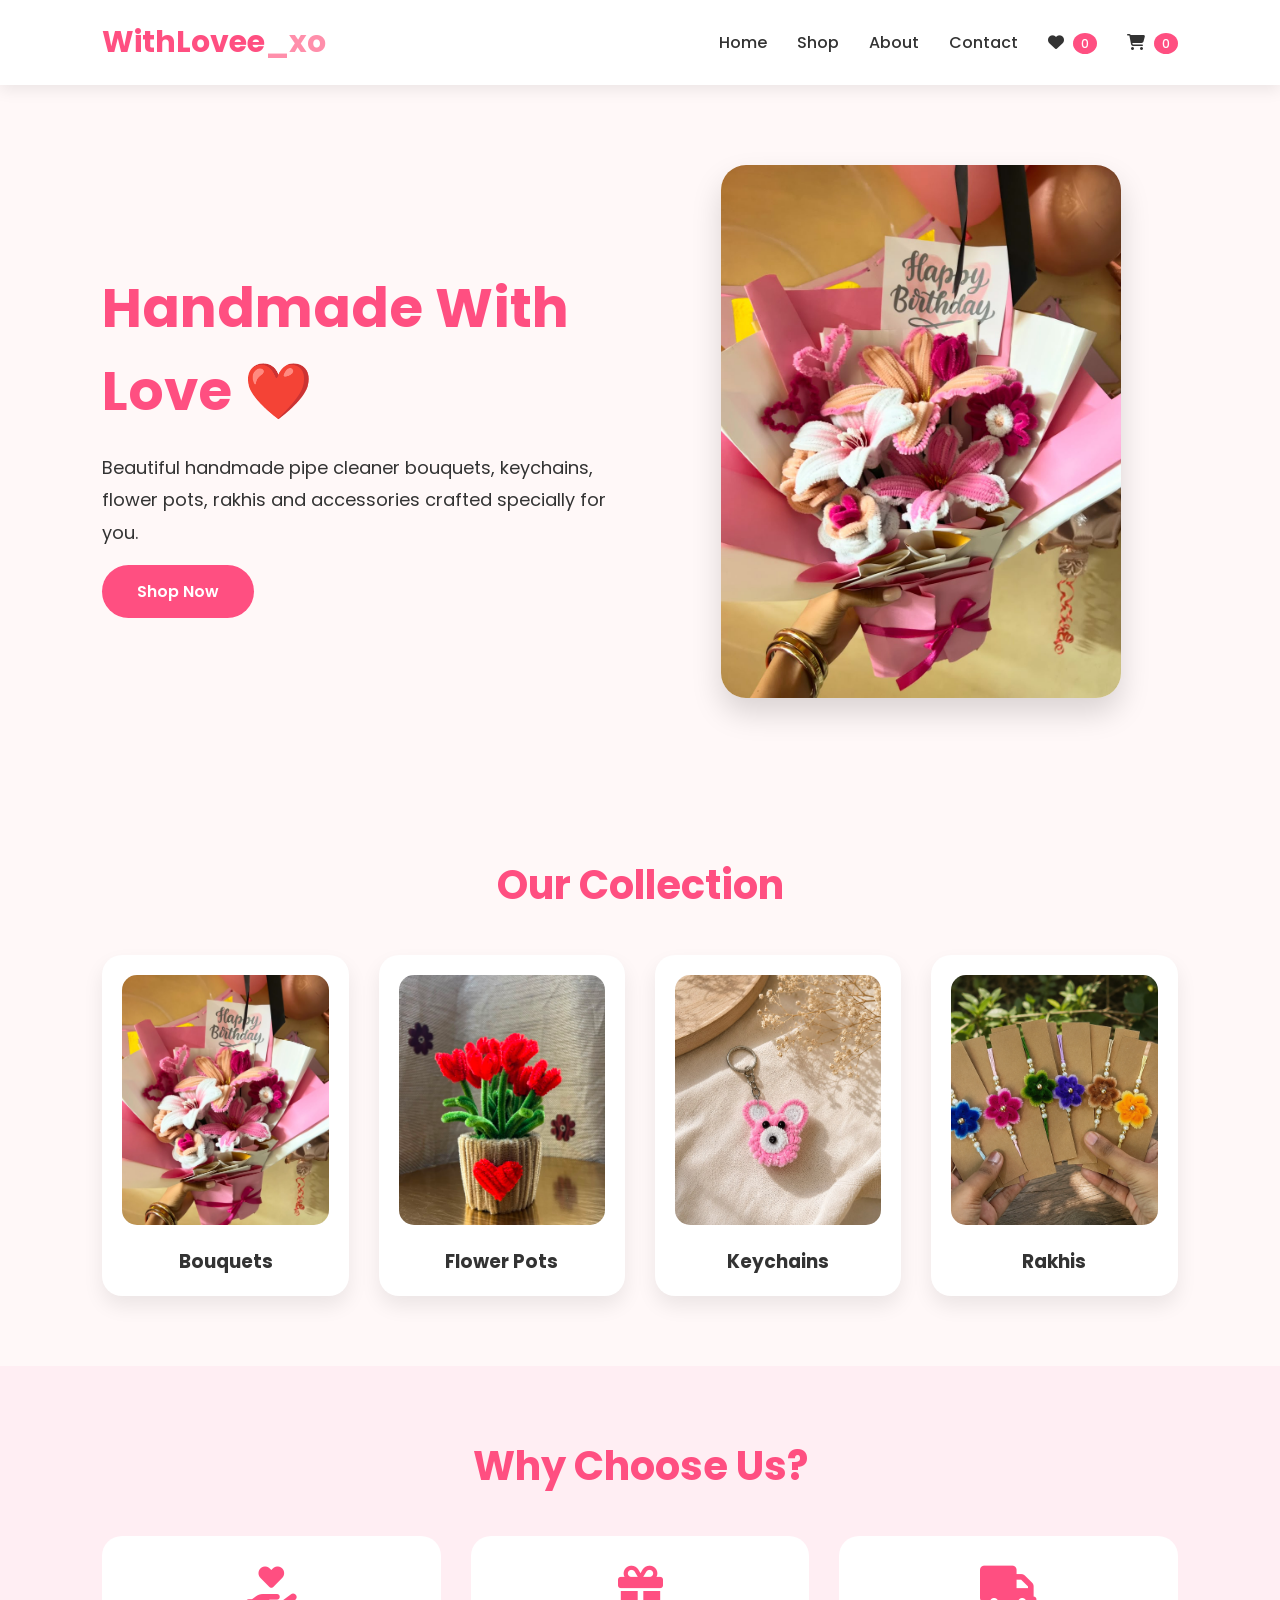
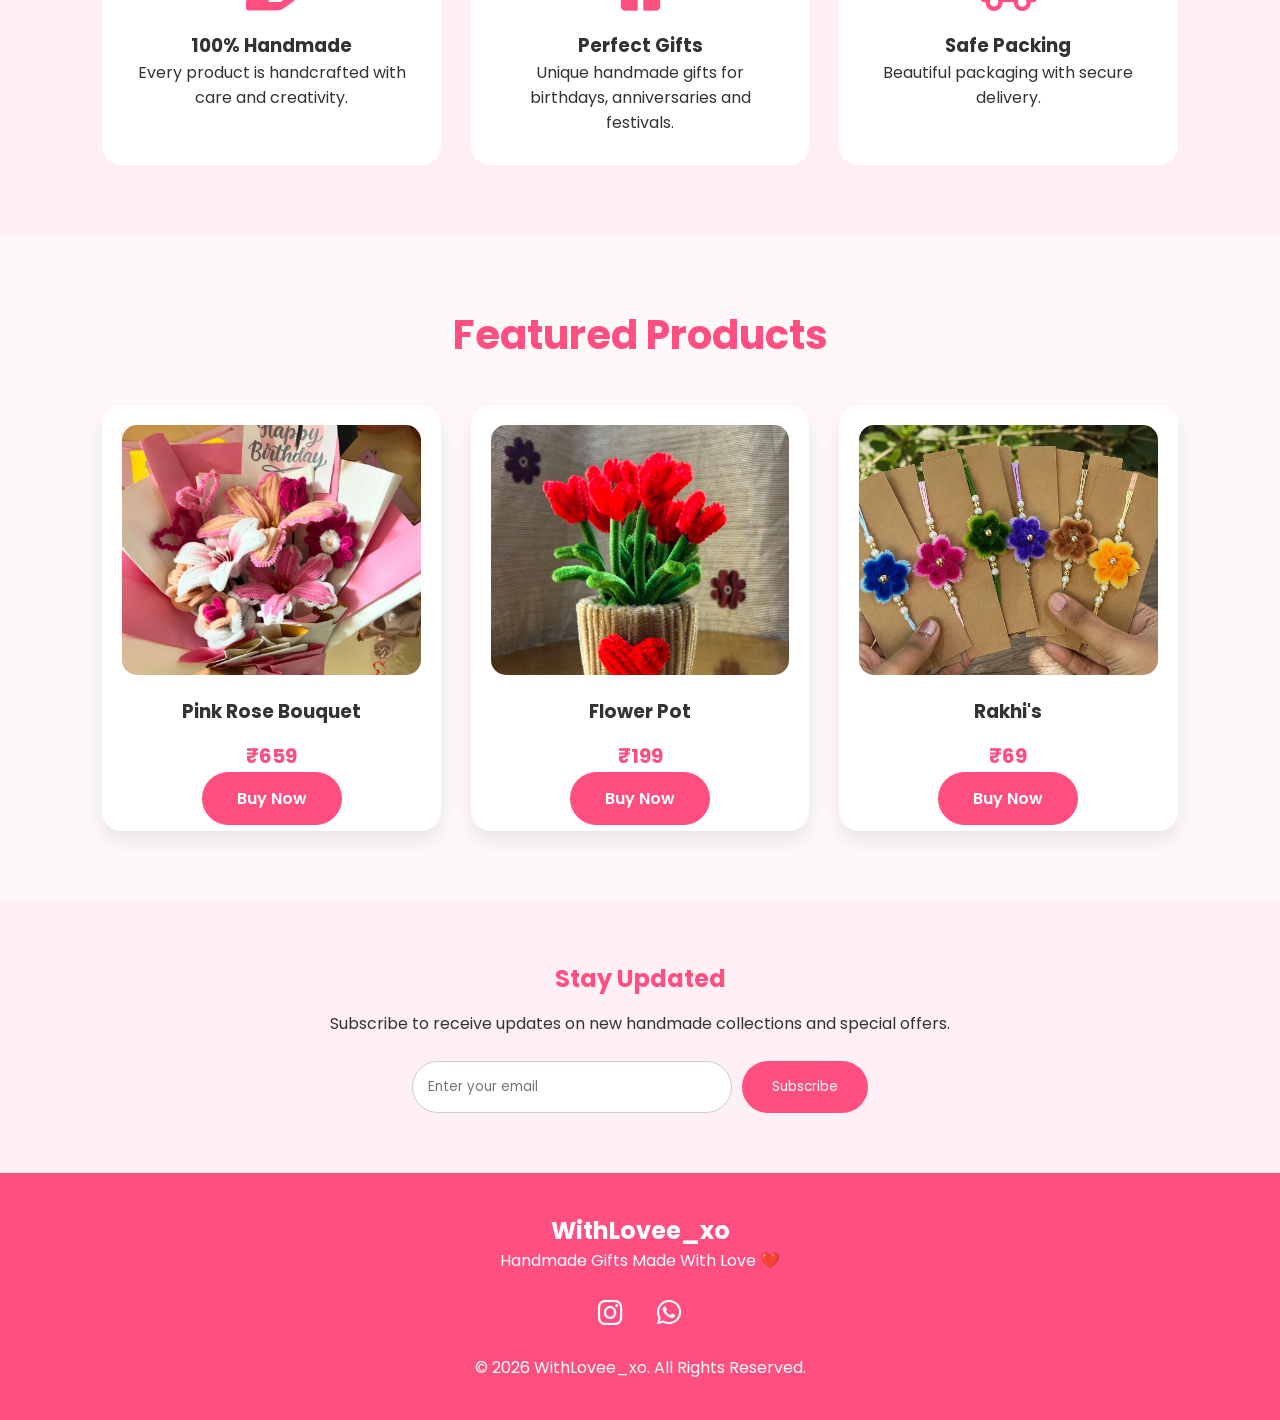
<file: index.html>
<!DOCTYPE html>
<html lang="en">

<head>

<meta charset="UTF-8">

<meta name="viewport" content="width=device-width, initial-scale=1.0">

<title>WithLovee_xo Store</title>

<link rel="stylesheet" href="css/style.css">

<link rel="preconnect" href="https://fonts.googleapis.com">

<link rel="preconnect" href="https://fonts.gstatic.com" crossorigin>

<link href="https://fonts.googleapis.com/css2?family=Poppins:wght@300;400;500;600;700&display=swap" rel="stylesheet">

<link rel="stylesheet"
href="https://cdnjs.cloudflare.com/ajax/libs/font-awesome/6.6.0/css/all.min.css">

</head>

<body>

<div id="loader">

<div class="spinner"></div>

<h2>WithLovee_xo</h2>

</div>

<nav>

<div class="logo">

WithLovee<span>_xo</span>

</div>

<ul>

<li><a href="index.html">Home</a></li>

<li><a href="products.html">Shop</a></li>

<li><a href="about.html">About</a></li>

<li><a href="contact.html">Contact</a></li>

<li>
<a href="favourites.html">
<i class="fa-solid fa-heart"></i>
<span id="fav-count">0</span>
</a>
</li>

<li>
<a href="cart.html">
<i class="fa-solid fa-cart-shopping"></i>
<span id="cart-count">0</span>
</a>
</li>

</ul>

</nav>

<section class="hero">

<div class="hero-text">

<h1>Handmade With Love ❤️</h1>

<p>

Beautiful handmade pipe cleaner bouquets,

keychains, flower pots,

rakhis and accessories crafted specially for you.

</p>

<a href="products.html" class="btn">

Shop Now

</a>

</div>

<div class="hero-image">

<img id="slider" src="images/b1.jpg" alt="Featured Product">

</div>

</section>

<section class="categories">

<h2>Our Collection</h2>

<div class="category-container">

<div class="card">

<img src="images/b1.jpg">

<h3>Bouquets</h3>

</div>

<div class="card">

<img src="images/f1.jpg">

<h3>Flower Pots</h3>

</div>

<div class="card">

<img src="images/k1.jpg">

<h3>Keychains</h3>

</div>

<div class="card">

<img src="images/r1.png">

<h3>Rakhis</h3>

</div>

</div>

</section>

<section class="about">

<h2>Why Choose Us?</h2>

<div class="about-box">

<div>

<i class="fa-solid fa-hand-holding-heart"></i>

<h3>100% Handmade</h3>

<p>Every product is handcrafted with care and creativity.</p>

</div>

<div>

<i class="fa-solid fa-gift"></i>

<h3>Perfect Gifts</h3>

<p>Unique handmade gifts for birthdays, anniversaries and festivals.</p>

</div>

<div>

<i class="fa-solid fa-truck"></i>

<h3>Safe Packing</h3>

<p>Beautiful packaging with secure delivery.</p>

</div>

</div>

</section>

<section class="featured">

<h2>Featured Products</h2>

<div class="featured-grid">

<div class="featured-card">
<img src="images/b1.jpg">
<h3>Pink Rose Bouquet</h3>
<p>₹659</p>
<a href="products.html" class="btn">Buy Now</a>
</div>

<div class="featured-card">
<img src="images/f1.jpg">
<h3>Flower Pot</h3>
<p>₹199</p>
<a href="products.html" class="btn">Buy Now</a>
</div>

<div class="featured-card">
<img src="images/r1.png">
<h3>Rakhi's</h3>
<p>₹69</p>
<a href="products.html" class="btn">Buy Now</a>
</div>

</div>

</section>

<section class="newsletter">

<h2>Stay Updated</h2>

<p>Subscribe to receive updates on new handmade collections and special offers.</p>

<div class="newsletter-box">

<input
type="email"
id="newsletterEmail"
placeholder="Enter your email">

<button onclick="subscribe()">

Subscribe

</button>

</div>

</section>

<footer>

<h2>WithLovee_xo</h2>

<p>Handmade Gifts Made With Love ❤️</p>

<div class="social">

<a href="#"><i class="fab fa-instagram"></i></a>

<a href="#"><i class="fab fa-whatsapp"></i></a>

</div>

<p>© 2026 WithLovee_xo. All Rights Reserved.</p>

</footer>

<script src="js/app.js"></script>

<button id="topBtn" onclick="topFunction()">
↑
</button>

</body>

</html>
</file>
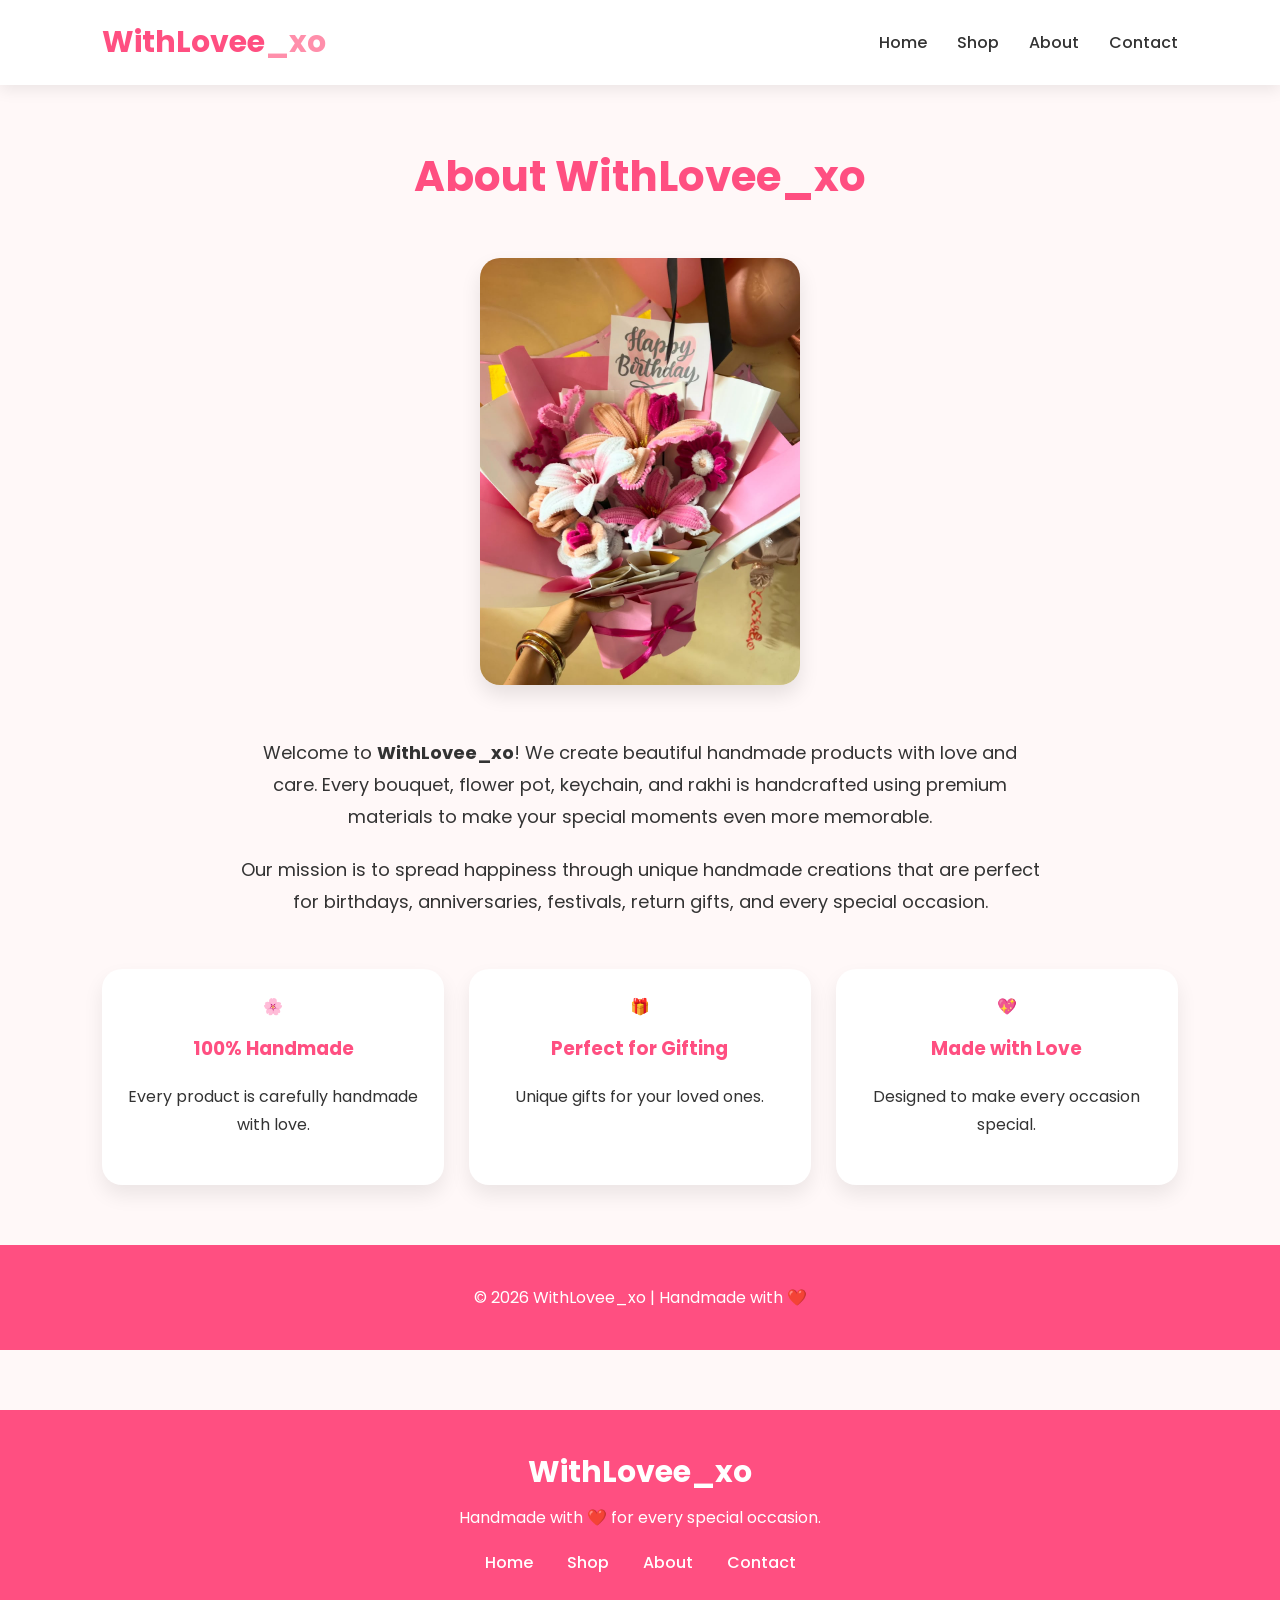
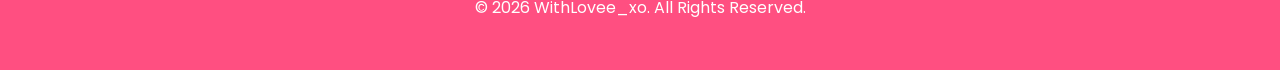
<file: about.html>
<!DOCTYPE html>
<html lang="en">

<head>

<meta charset="UTF-8">
<meta name="viewport" content="width=device-width, initial-scale=1.0">

<title>About | WithLovee_xo</title>

<link rel="stylesheet" href="css/style.css">

<link href="https://fonts.googleapis.com/css2?family=Poppins:wght@300;400;500;600;700&display=swap" rel="stylesheet">

</head>

<body>

<nav>

<div class="logo">
WithLovee<span>_xo</span>
</div>

<ul>

<li><a href="index.html">Home</a></li>
<li><a href="products.html">Shop</a></li>
<li><a href="about.html">About</a></li>
<li><a href="contact.html">Contact</a></li>

</ul>

</nav>

<section class="about-page">

<h1>About WithLovee_xo</h1>

<img src="images/b1.jpg" alt="Handmade Products">

<p>

Welcome to <b>WithLovee_xo</b>! We create beautiful handmade products with love and care. Every bouquet, flower pot, keychain, and rakhi is handcrafted using premium materials to make your special moments even more memorable.

</p>

<p>

Our mission is to spread happiness through unique handmade creations that are perfect for birthdays, anniversaries, festivals, return gifts, and every special occasion.

</p>

<div class="about-features">

<div class="feature-box">
🌸
<h3>100% Handmade</h3>
<p>Every product is carefully handmade with love.</p>
</div>

<div class="feature-box">
🎁
<h3>Perfect for Gifting</h3>
<p>Unique gifts for your loved ones.</p>
</div>

<div class="feature-box">
💖
<h3>Made with Love</h3>
<p>Designed to make every occasion special.</p>
</div>

</div>

</section>

<footer>

<p>© 2026 WithLovee_xo | Handmade with ❤️</p>

</footer>

<footer class="footer">

<h3>WithLovee_xo</h3>

<p>Handmade with ❤️ for every special occasion.</p>

<div class="footer-links">

<a href="index.html">Home</a>

<a href="products.html">Shop</a>

<a href="about.html">About</a>

<a href="contact.html">Contact</a>

</div>

<p>© 2026 WithLovee_xo. All Rights Reserved.</p>

</footer>

</body>

</html>
</file>
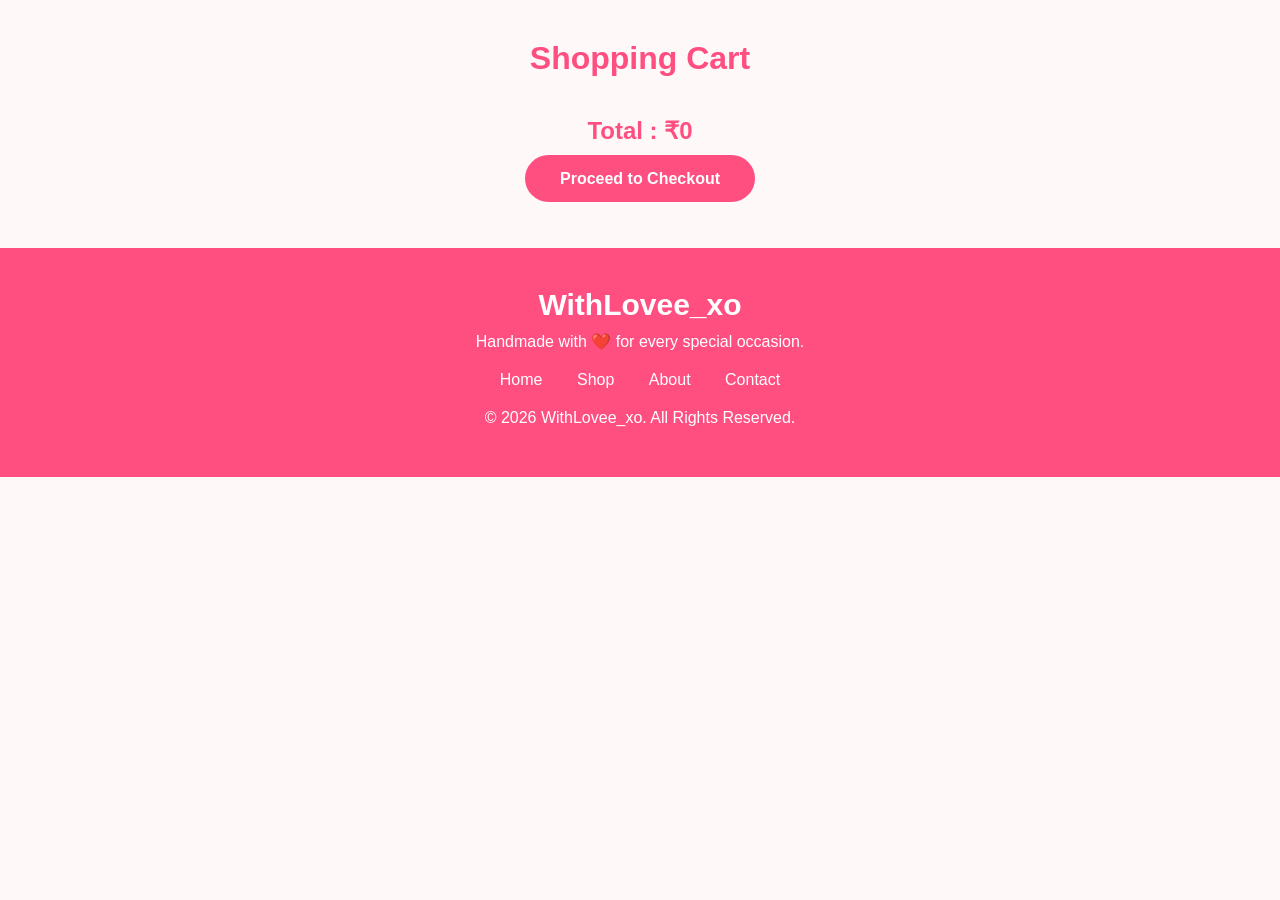
<file: cart.html>
<!DOCTYPE html>

<html>

<head>

<title>Cart</title>

<link rel="stylesheet" href="css/style.css">

</head>

<body>

<h1 class="page-title">Shopping Cart</h1>

<div id="cart-items"></div>

<div class="cart-total">

<h2 id="grandTotal"></h2>

<a href="checkout.html" class="btn">

Proceed to Checkout

</a>

</div>

<script src="js/cart.js"></script>

<footer class="footer">

<h3>WithLovee_xo</h3>

<p>Handmade with ❤️ for every special occasion.</p>

<div class="footer-links">

<a href="index.html">Home</a>

<a href="products.html">Shop</a>

<a href="about.html">About</a>

<a href="contact.html">Contact</a>

</div>

<p>© 2026 WithLovee_xo. All Rights Reserved.</p>

</footer>

</body>

</html>
</file>
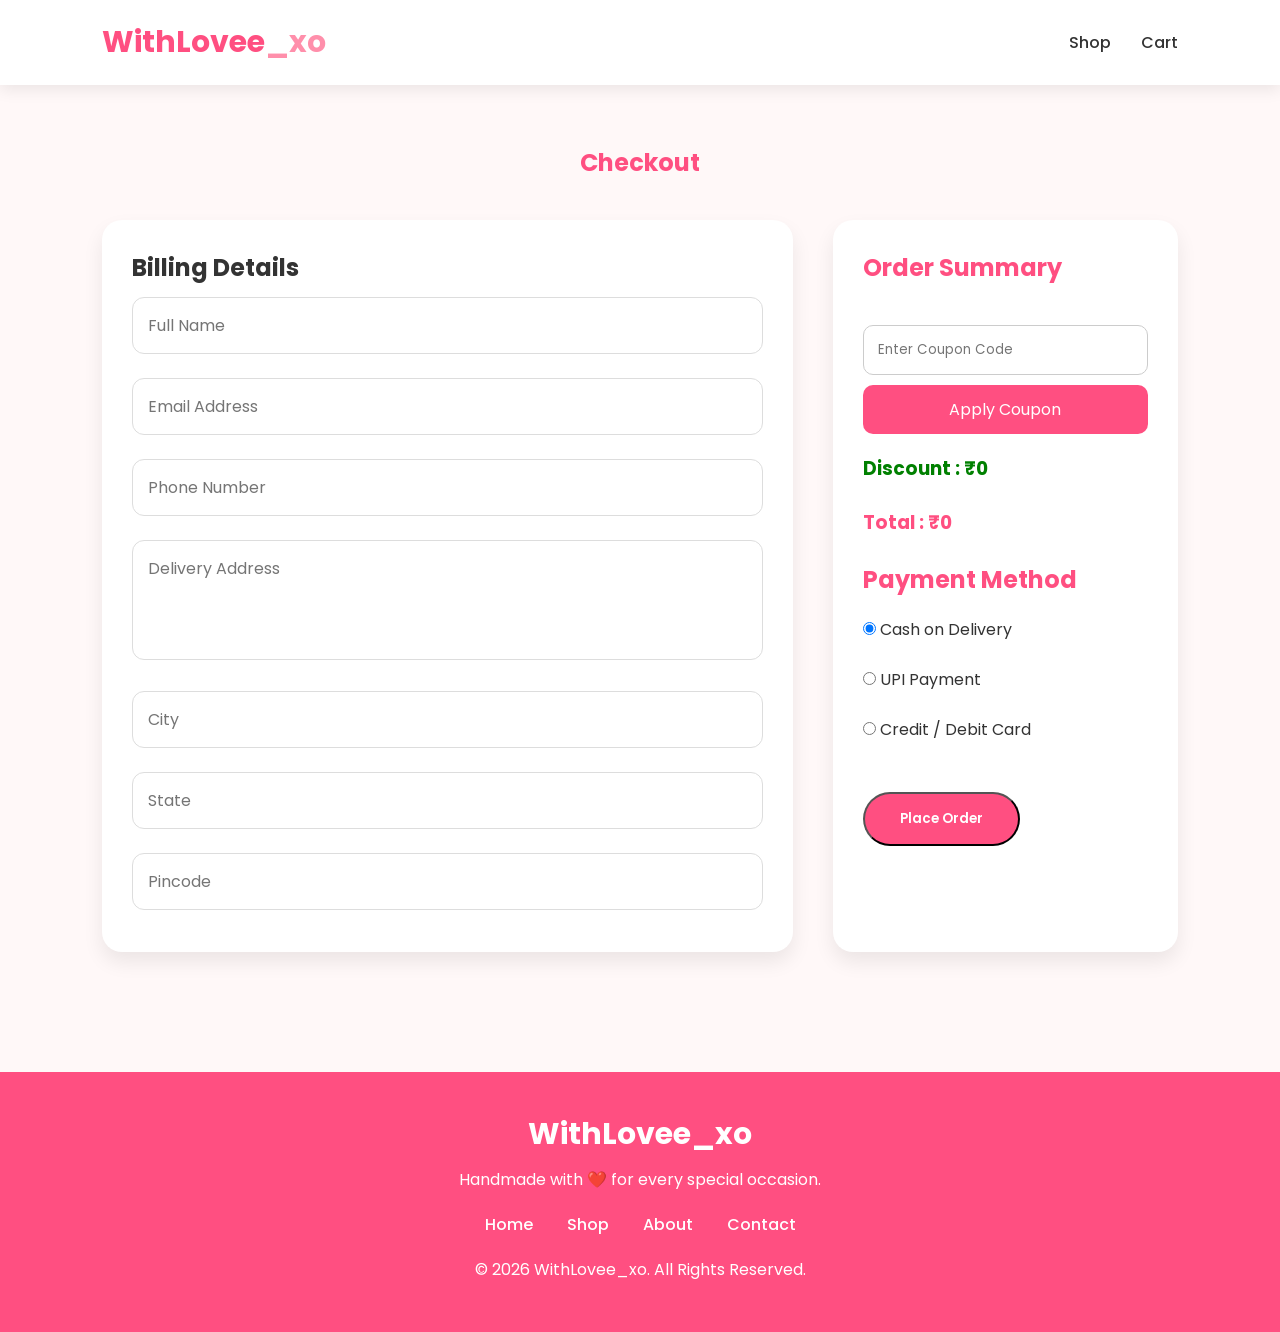
<file: checkout.html>
<!DOCTYPE html>
<html lang="en">
<head>
<meta charset="UTF-8">
<meta name="viewport" content="width=device-width, initial-scale=1.0">
<title>Checkout | WithLovee_xo</title>

<link rel="stylesheet" href="css/style.css">

<link href="https://fonts.googleapis.com/css2?family=Poppins:wght@300;400;500;600;700&display=swap" rel="stylesheet">

<link rel="stylesheet" href="https://cdnjs.cloudflare.com/ajax/libs/font-awesome/6.6.0/css/all.min.css">

</head>

<body>

<nav>

<div class="logo">
WithLovee<span>_xo</span>
</div>

<ul>
<li><a href="products.html">Shop</a></li>
<li><a href="cart.html">Cart</a></li>
</ul>

</nav>

<section class="checkout">

<h1>Checkout</h1>

<div class="checkout-container">

<div class="billing">

<h2>Billing Details</h2>

<input type="text" placeholder="Full Name">

<input type="email" placeholder="Email Address">

<input type="text" placeholder="Phone Number">

<textarea placeholder="Delivery Address"></textarea>

<input type="text" placeholder="City">

<input type="text" placeholder="State">

<input type="text" placeholder="Pincode">

</div>

<div class="order-summary">

<h2>Order Summary</h2>

<div id="summary"></div>

<input
type="text"
id="coupon"
placeholder="Enter Coupon Code">

<button
class="apply-btn"
onclick="applyCoupon()">

Apply Coupon

</button>

<h3 id="discount">Discount : ₹0</h3>

<h3 id="grandTotal">Total : ₹0</h3>

<h2>Payment Method</h2>

<label>
<input type="radio" name="payment" value="cod" checked onclick="changePayment()">
Cash on Delivery
</label>

<br><br>

<label>
<input type="radio" name="payment" value="upi" onclick="changePayment()">
UPI Payment
</label>

<br><br>

<label>
<input type="radio" name="payment" value="card" onclick="changePayment()">
Credit / Debit Card
</label>

<div id="paymentBox"></div>

<br>

<button class="btn" onclick="placeOrder()">
Place Order
</button>

</div>

</div>

</section>

<script src="js/cart.js"></script>

<footer class="footer">

<h3>WithLovee_xo</h3>

<p>Handmade with ❤️ for every special occasion.</p>

<div class="footer-links">

<a href="index.html">Home</a>

<a href="products.html">Shop</a>

<a href="about.html">About</a>

<a href="contact.html">Contact</a>

</div>

<p>© 2026 WithLovee_xo. All Rights Reserved.</p>

</footer>

</body>
</html>
</file>
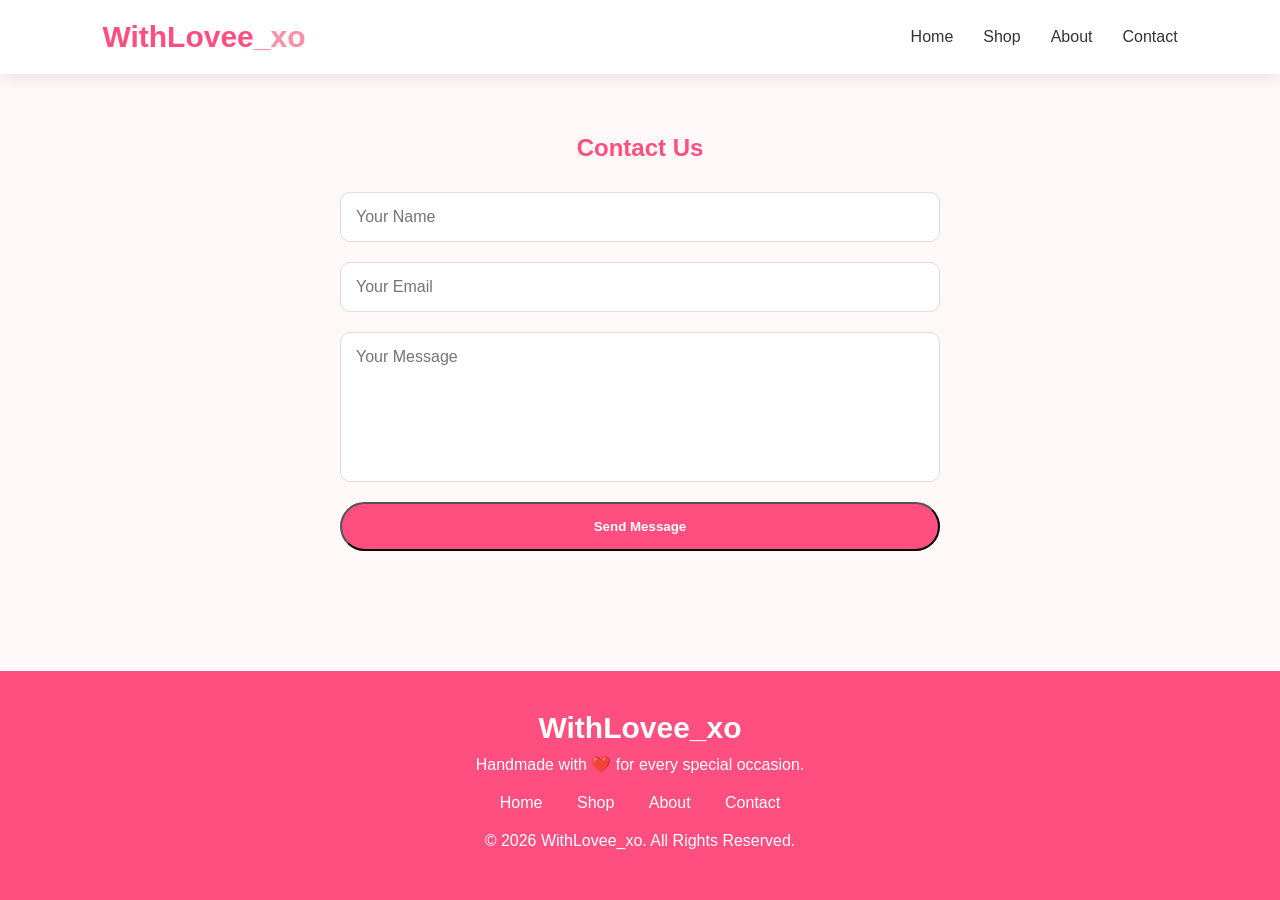
<file: contact.html>
<!DOCTYPE html>
<html lang="en">
<head>

<meta charset="UTF-8">
<meta name="viewport" content="width=device-width, initial-scale=1.0">

<title>Contact | WithLovee_xo</title>

<link rel="stylesheet" href="css/style.css">

</head>

<body>

<nav>

<div class="logo">
WithLovee<span>_xo</span>
</div>

<ul>
<li><a href="index.html">Home</a></li>
<li><a href="products.html">Shop</a></li>
<li><a href="about.html">About</a></li>
<li><a href="contact.html">Contact</a></li>
</ul>

</nav>

<section class="contact">

<h1>Contact Us</h1>

<form onsubmit="return validateForm()">

<input type="text" id="name" placeholder="Your Name">

<input type="email" id="email" placeholder="Your Email">

<textarea id="message" placeholder="Your Message"></textarea>

<button class="btn" type="submit">Send Message</button>

</form>

</section>

<script>

function validateForm(){

let name=document.getElementById("name").value.trim();
let email=document.getElementById("email").value.trim();
let message=document.getElementById("message").value.trim();

if(name==="" || email==="" || message===""){

alert("Please fill all fields.");
return false;

}

alert("Message sent successfully!");
return false;

}

</script>

<footer class="footer">

<h3>WithLovee_xo</h3>

<p>Handmade with ❤️ for every special occasion.</p>

<div class="footer-links">

<a href="index.html">Home</a>

<a href="products.html">Shop</a>

<a href="about.html">About</a>

<a href="contact.html">Contact</a>

</div>

<p>© 2026 WithLovee_xo. All Rights Reserved.</p>

</footer>

</body>
</html>
</file>
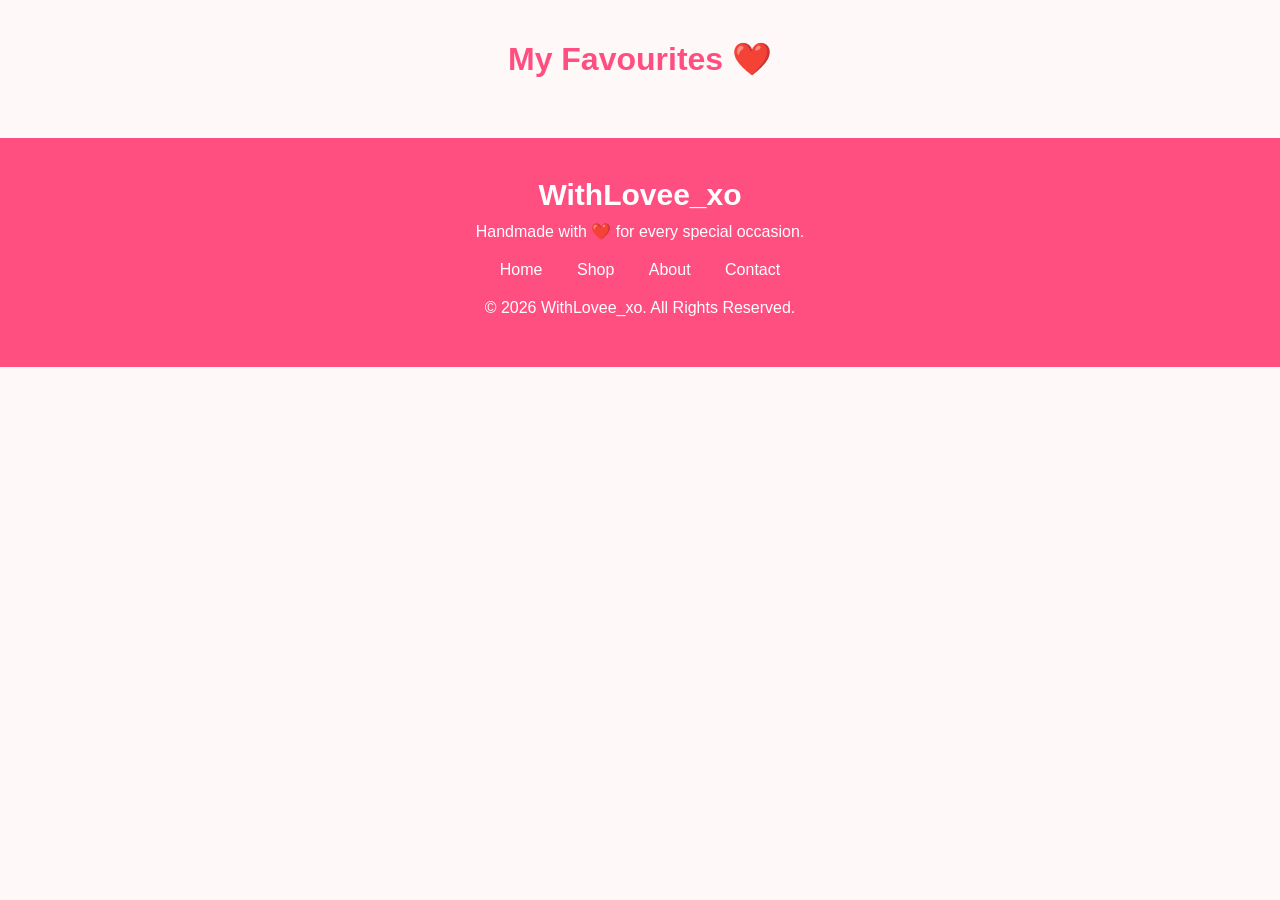
<file: favourites.html>
<!DOCTYPE html>

<html>

<head>

<title>Favourites</title>

<link rel="stylesheet" href="css/style.css">

</head>

<body>

<h1 class="page-title">

My Favourites ❤️

</h1>

<div id="fav-container"></div>

<script src="js/favourite.js"></script>

<footer class="footer">

<h3>WithLovee_xo</h3>

<p>Handmade with ❤️ for every special occasion.</p>

<div class="footer-links">

<a href="index.html">Home</a>

<a href="products.html">Shop</a>

<a href="about.html">About</a>

<a href="contact.html">Contact</a>

</div>

<p>© 2026 WithLovee_xo. All Rights Reserved.</p>

</footer>

</body>

</html>
</file>
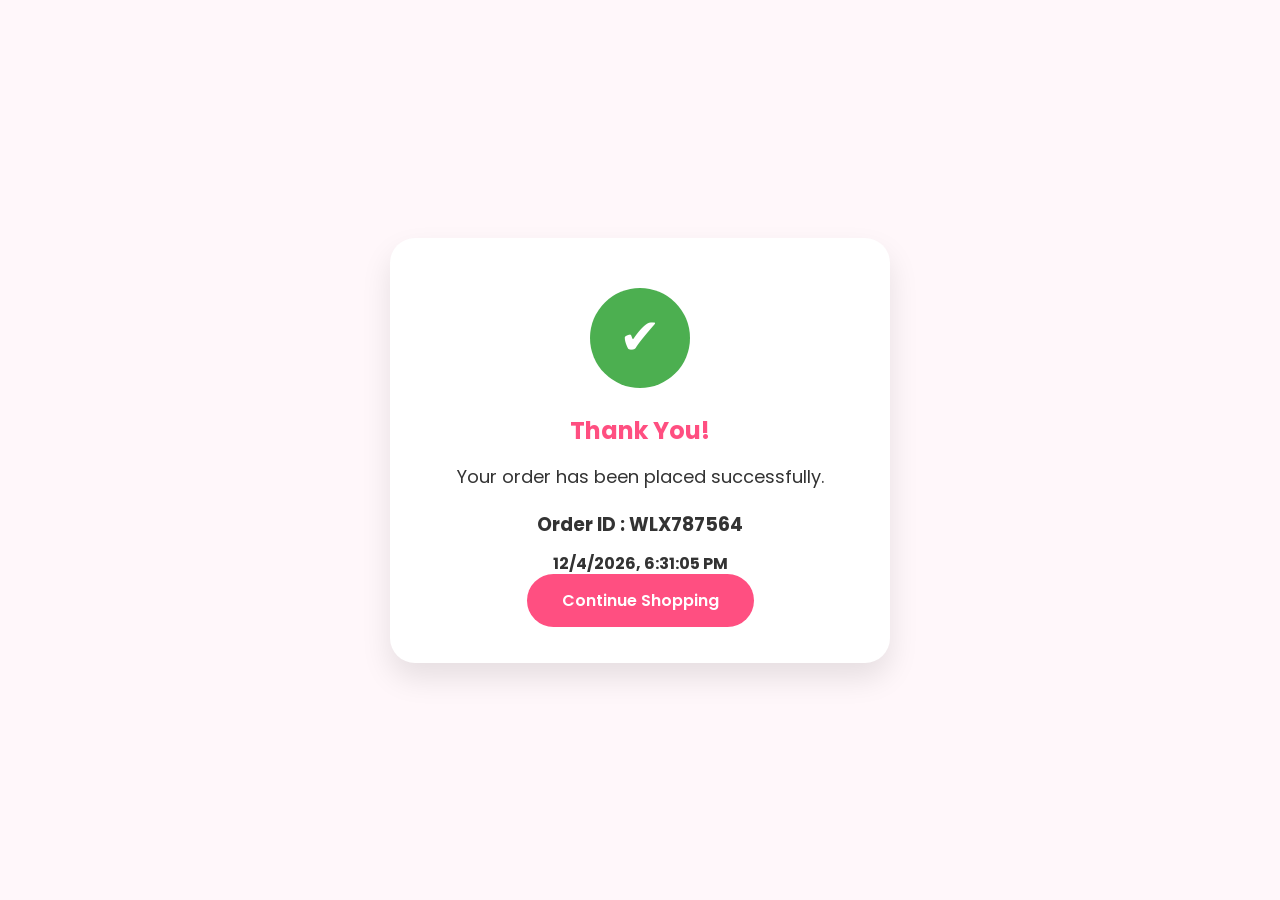
<file: order-success.html>
<!DOCTYPE html>
<html lang="en">

<head>

<meta charset="UTF-8">
<meta name="viewport" content="width=device-width, initial-scale=1.0">

<title>Order Successful | WithLovee_xo</title>

<link rel="stylesheet" href="css/style.css">

<link href="https://fonts.googleapis.com/css2?family=Poppins:wght@300;400;500;600;700&display=swap" rel="stylesheet">

</head>

<body>

<section class="success-page">

<div class="success-box">

<div class="tick">✔</div>

<h1>Thank You!</h1>

<p>Your order has been placed successfully.</p>

<h3 id="orderId"></h3>

<h4 id="orderDate"></h4>

<a href="products.html" class="btn">
Continue Shopping
</a>

</div>

</section>

<script>

let id="WLX"+Math.floor(Math.random()*1000000);

document.getElementById("orderId").innerHTML="Order ID : "+id;

let today=new Date();

document.getElementById("orderDate").innerHTML=
today.toLocaleString();

</script>

</body>

</html>
</file>
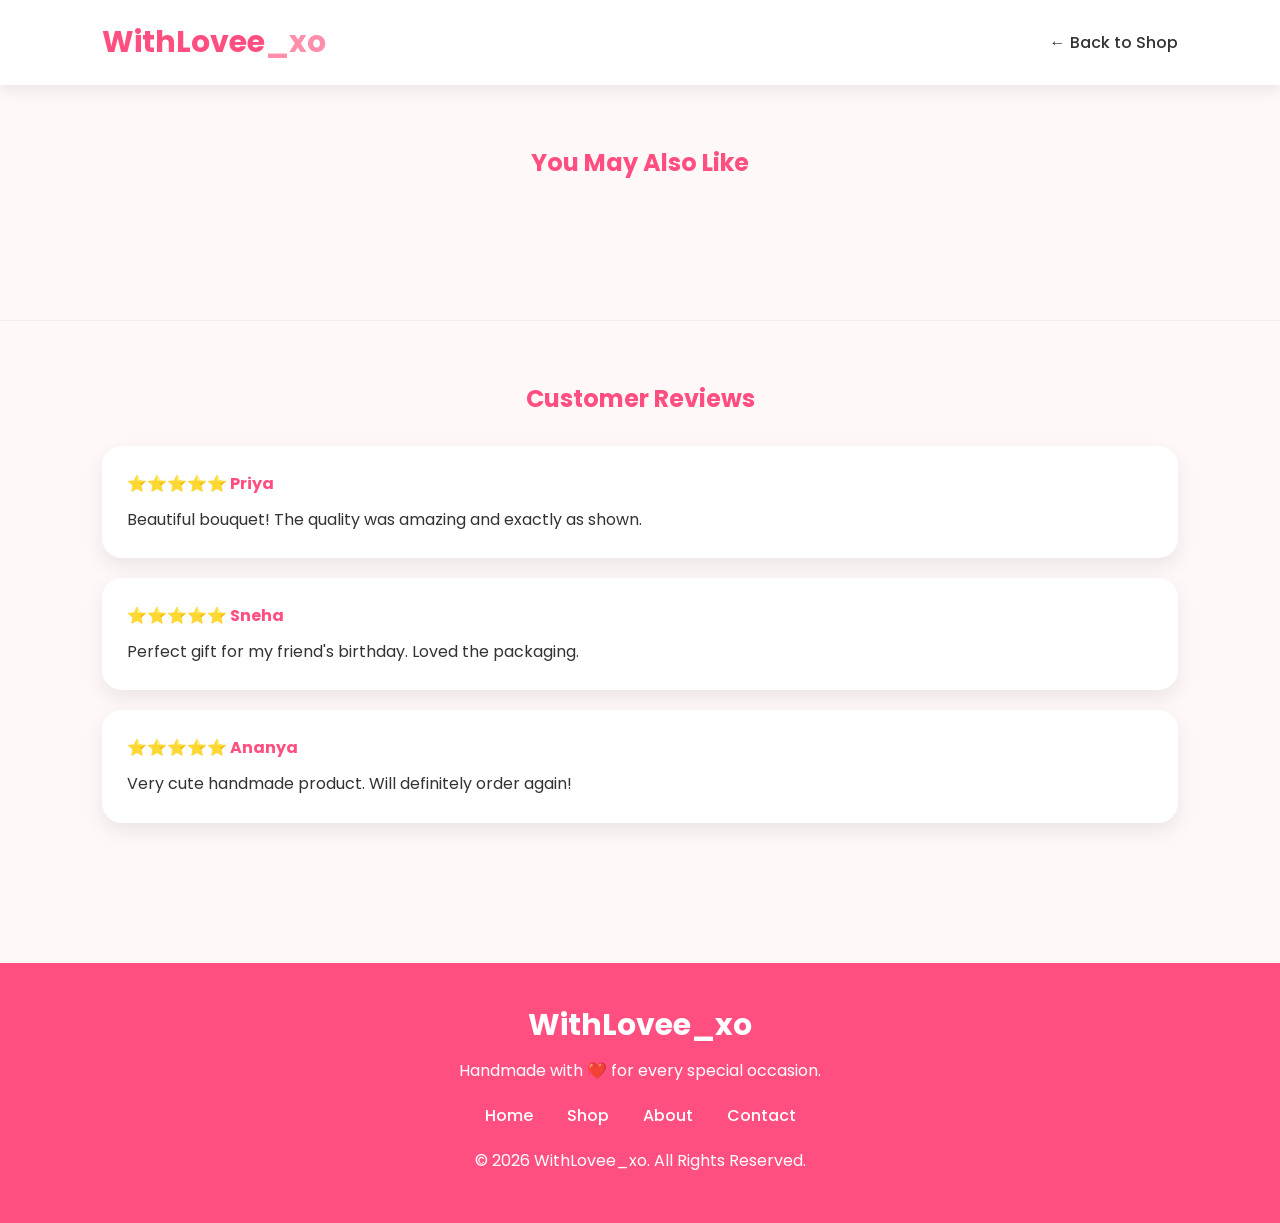
<file: product.html>
<!DOCTYPE html>
<html lang="en">

<head>

<meta charset="UTF-8">

<meta name="viewport" content="width=device-width, initial-scale=1.0">

<title>Product Details</title>

<link rel="stylesheet" href="css/style.css">

<link href="https://fonts.googleapis.com/css2?family=Poppins:wght@300;400;500;600;700&display=swap" rel="stylesheet">

</head>

<body>

<nav>

<div class="logo">

WithLovee<span>_xo</span>

</div>

<ul>

<li><a href="products.html">← Back to Shop</a></li>

</ul>

</nav>

<div id="productDetails"></div>

<section class="related-products">

<h2>You May Also Like</h2>

<div id="relatedProducts" class="product-grid"></div>

</section>

<section class="reviews">

<h2>Customer Reviews</h2>

<div class="review-card">

<h4>⭐⭐⭐⭐⭐ Priya</h4>

<p>
Beautiful bouquet! The quality was amazing and exactly as shown.
</p>

</div>

<div class="review-card">

<h4>⭐⭐⭐⭐⭐ Sneha</h4>

<p>
Perfect gift for my friend's birthday. Loved the packaging.
</p>

</div>

<div class="review-card">

<h4>⭐⭐⭐⭐⭐ Ananya</h4>

<p>
Very cute handmade product. Will definitely order again!
</p>

</div>

</section>

<script src="js/products.js"></script>

<script>

const id = Number(localStorage.getItem("selectedProduct"));

const product = products.find(p => p.id === id);

if(product){

document.getElementById("productDetails").innerHTML = `

<div class="detail-container">

<img src="${product.image}" alt="${product.name}">

<div class="detail-info">

<h1>${product.name}</h1>

<div class="rating">

⭐ ${product.rating}

</div>

<p class="price">

₹${product.price}

<span>₹${product.oldPrice}</span>

</p>

<p class="stock">

Only ${product.stock} left

</p>

<p>

${product.description}

</p>

<div class="reviews">

<h2>Customer Reviews</h2>

<div class="review">

★★★★★

<p>
Beautiful handmade product! The quality is amazing.
</p>

<span>- Priya</span>

</div>

<div class="review">

★★★★★

<p>
Exactly as shown in the pictures. Loved it!
</p>

<span>- Sneha</span>

</div>

<div class="review">

★★★★☆

<p>
Very cute and perfect for gifting.
</p>

<span>- Aditi</span>

</div>

</div>

<button class="btn"

onclick="addToCart(${product.id})">

Add To Cart

</button>

</div>

</div>

`;

}

const related = products
.filter(p => p.category === product.category && p.id !== product.id)
.slice(0,4);

let relatedHTML = "";

related.forEach(item=>{

relatedHTML += `

<div class="product-card">

<img src="${item.image}" alt="${item.name}">

<h3>${item.name}</h3>

<p class="price">

&#8377;${item.price}

</p>

<button class="btn"

onclick="viewProduct(${item.id})">

View Product

</button>

</div>

`;

});

document.getElementById("relatedProducts").innerHTML = relatedHTML;

</script>

<footer class="footer">

<h3>WithLovee_xo</h3>

<p>Handmade with ❤️ for every special occasion.</p>

<div class="footer-links">

<a href="index.html">Home</a>

<a href="products.html">Shop</a>

<a href="about.html">About</a>

<a href="contact.html">Contact</a>

</div>

<p>© 2026 WithLovee_xo. All Rights Reserved.</p>

</footer>

</body>

</html>
</file>
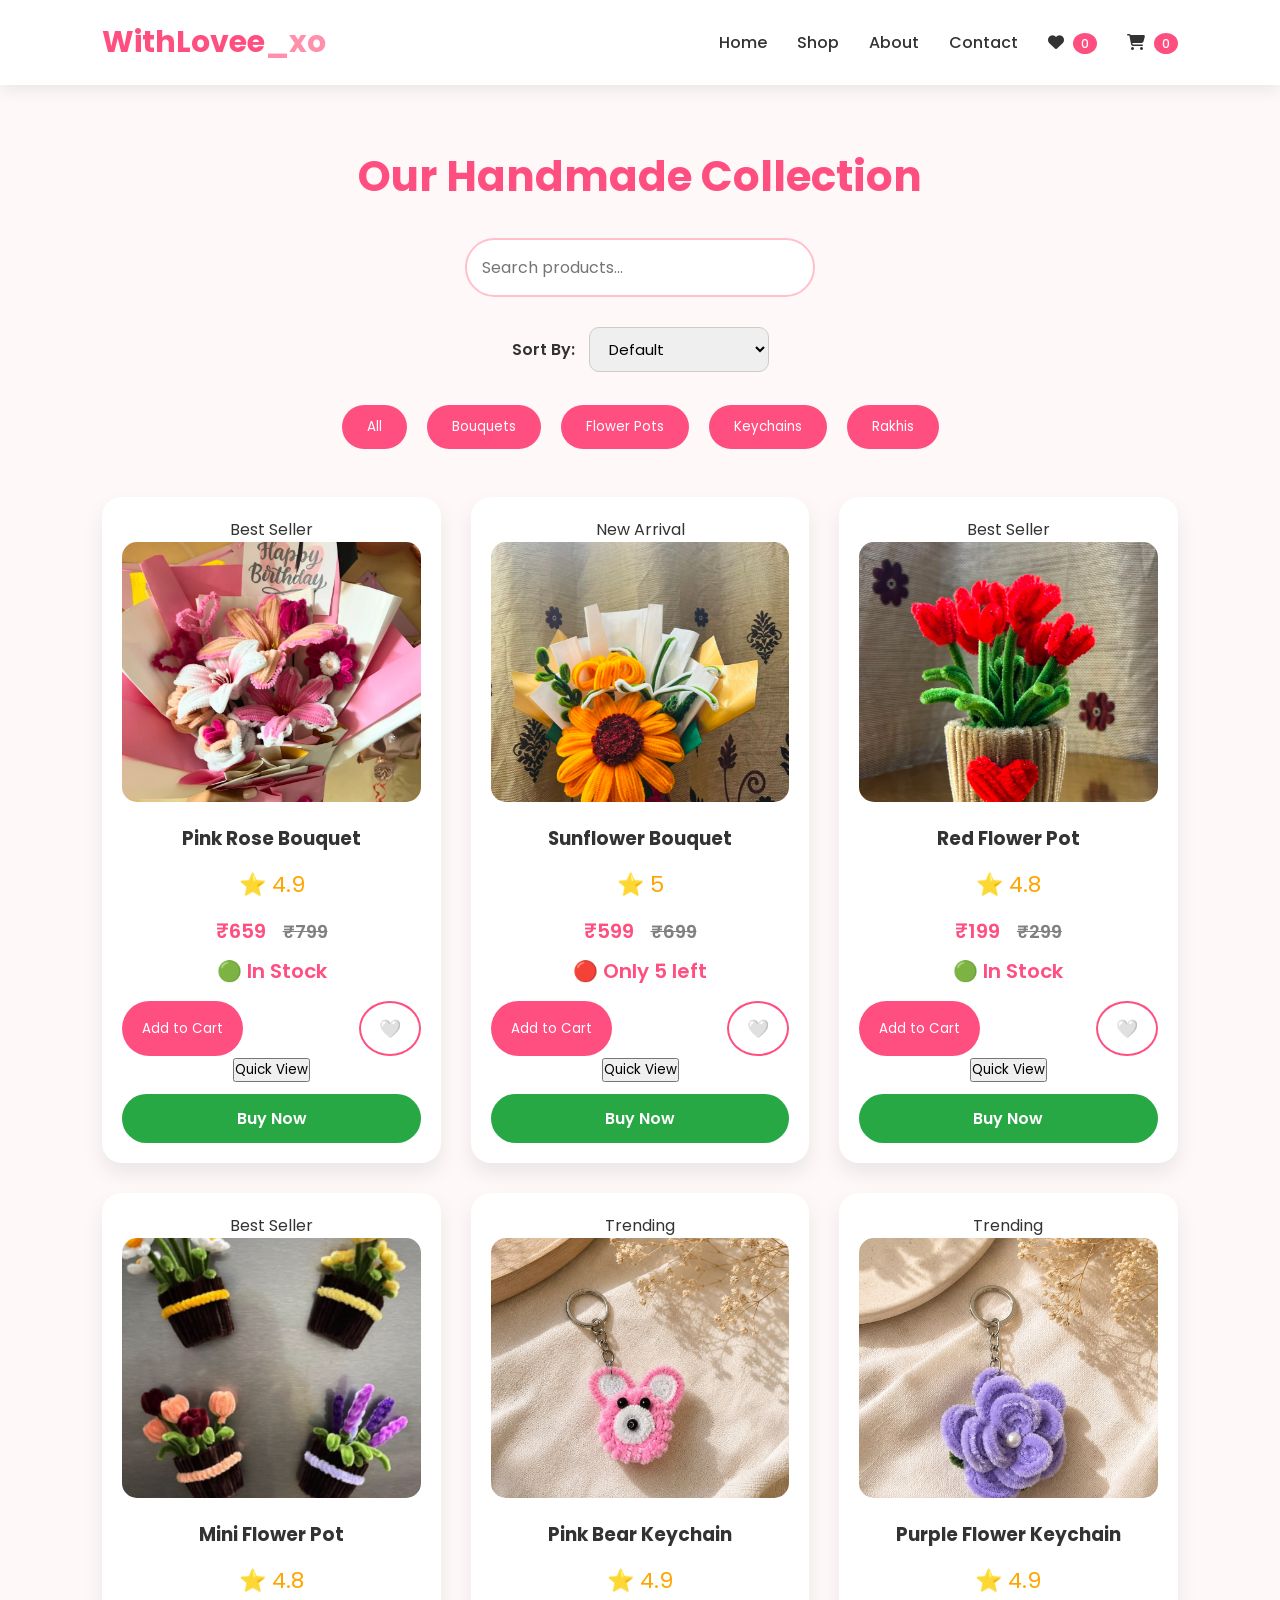
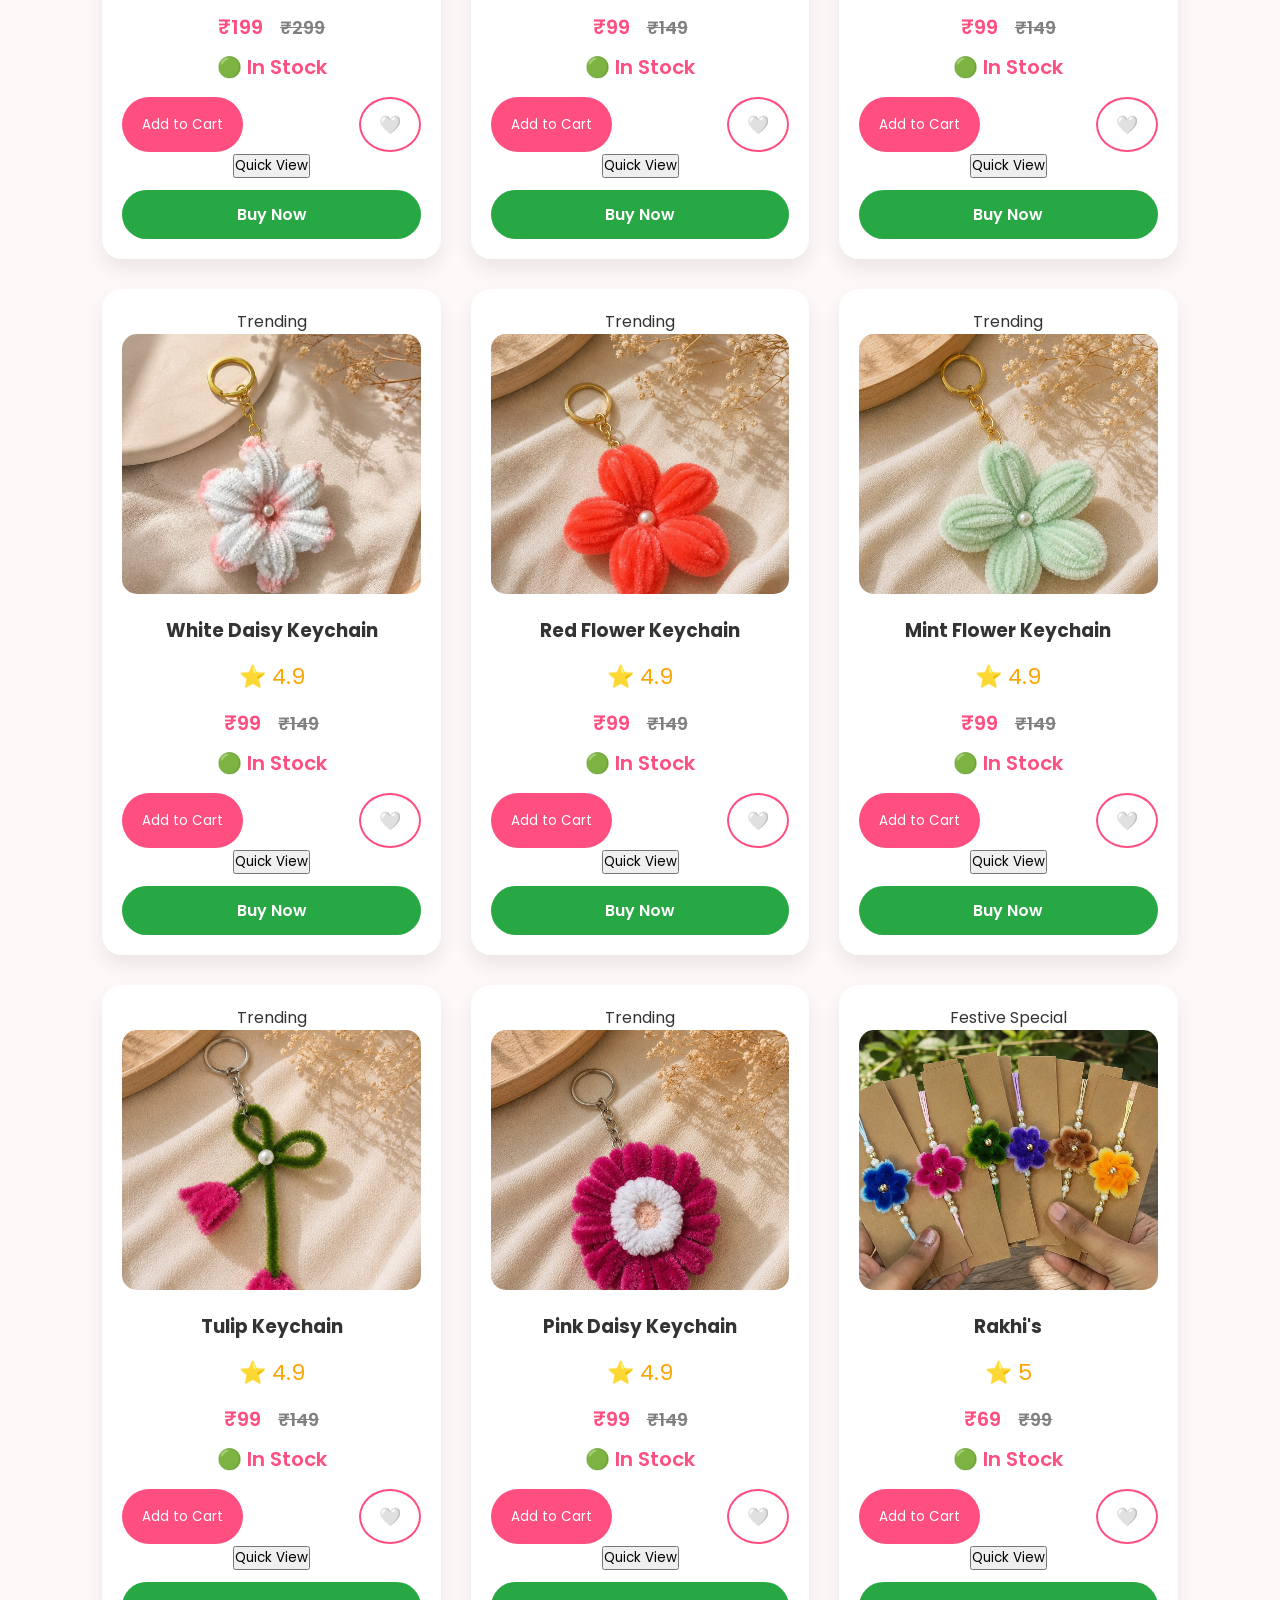
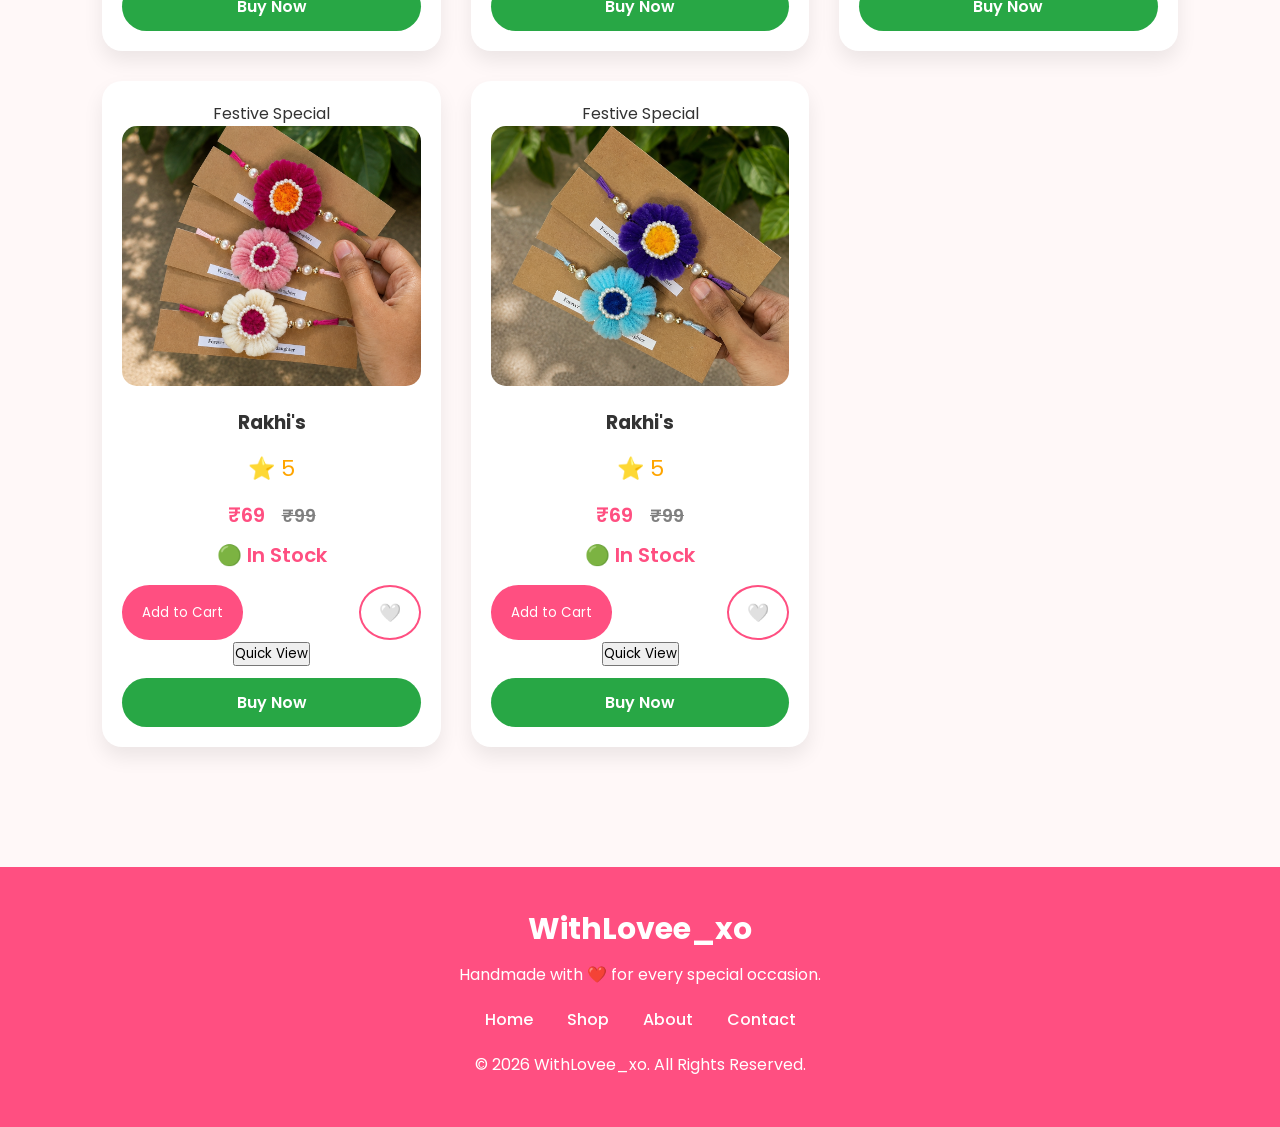
<file: products.html>
<!DOCTYPE html>
<html lang="en">
<head>

<meta charset="UTF-8">
<meta name="viewport" content="width=device-width, initial-scale=1.0">

<title>Shop | WithLovee_xo</title>

<link rel="stylesheet" href="css/style.css">

<link href="https://fonts.googleapis.com/css2?family=Poppins:wght@300;400;500;600;700&display=swap" rel="stylesheet">

<link rel="stylesheet"
href="https://cdnjs.cloudflare.com/ajax/libs/font-awesome/6.6.0/css/all.min.css">

</head>

<body>

<nav>

<div class="logo">
WithLovee<span>_xo</span>
</div>

<ul>

<li><a href="index.html">Home</a></li>

<li><a href="products.html">Shop</a></li>

<li><a href="about.html">About</a></li>

<li><a href="contact.html">Contact</a></li>

<li>
<a href="favourites.html">
<i class="fa-solid fa-heart"></i>
<span id="fav-count">0</span>
</a>
</li>

<li>
<a href="cart.html">
<i class="fa-solid fa-cart-shopping"></i>
<span id="cart-count">0</span>
</a>
</li>

</ul>

</nav>

<section class="shop">

<h1>Our Handmade Collection</h1>

<input
type="text"
id="search"
placeholder="Search products...">

<div class="sort-box">

<label>Sort By:</label>

<select id="sort" onchange="sortProducts()">

<option value="default">Default</option>

<option value="low">Price: Low to High</option>

<option value="high">Price: High to Low</option>

<option value="name">Name (A-Z)</option>

</select>

</div>

<div class="filters">

<button onclick="filterProducts('All')">All</button>

<button onclick="filterProducts('Bouquet')">Bouquets</button>

<button onclick="filterProducts('Flower Pot')">Flower Pots</button>

<button onclick="filterProducts('Keychain')">Keychains</button>

<button onclick="filterProducts('Rakhi')">Rakhis</button>

</div>

<div id="products" class="product-grid"></div>

</section>

<script src="js/products.js"></script>

<footer class="footer">

<h3>WithLovee_xo</h3>

<p>Handmade with ❤️ for every special occasion.</p>

<div class="footer-links">

<a href="index.html">Home</a>

<a href="products.html">Shop</a>

<a href="about.html">About</a>

<a href="contact.html">Contact</a>

</div>

<p>© 2026 WithLovee_xo. All Rights Reserved.</p>

</footer>

</body>
</html>
</file>
<file: css/style.css>
*{
margin:0;
padding:0;
box-sizing:border-box;
font-family:'Poppins',sans-serif;
}

body{
background:#fff8f8;
color:#333;
}

nav{
display:flex;
justify-content:space-between;
align-items:center;
padding:20px 8%;
background:white;
position:sticky;
top:0;
box-shadow:0 5px 15px rgba(0,0,0,.08);
z-index:100;
}

.logo{
font-size:30px;
font-weight:700;
color:#ff4f81;
}

.logo span{
color:#ff8fab;
}

nav ul{
display:flex;
list-style:none;
gap:30px;
}

nav a{
text-decoration:none;
color:#333;
font-weight:500;
transition:.3s;
}

nav a:hover{
color:#ff4f81;
}

.hero{
display:flex;
justify-content:space-between;
align-items:center;
padding:80px 8%;
gap:50px;
}

.hero-text{
flex:1;
}

.hero-text h1{
font-size:55px;
color:#ff4f81;
margin-bottom:20px;
}

.hero-text p{
font-size:18px;
line-height:1.8;
margin-bottom:30px;
}

.btn{
background:#ff4f81;
padding:15px 35px;
border-radius:40px;
color:white;
text-decoration:none;
font-weight:600;
transition:.3s;
}

.btn:hover{
background:#ff7aa2;
}

.hero-image{
flex:1;
text-align:center;
}

.hero-image img{
width:400px;
border-radius:25px;
box-shadow:0 15px 30px rgba(0,0,0,.15);
}

.categories{
padding:70px 8%;
text-align:center;
}

.categories h2{
font-size:40px;
margin-bottom:40px;
color:#ff4f81;
}

.category-container{
display:grid;
grid-template-columns:repeat(auto-fit,minmax(220px,1fr));
gap:30px;
}

.card{
background:white;
padding:20px;
border-radius:20px;
box-shadow:0 10px 20px rgba(0,0,0,.08);
transition:.4s;
}

.card:hover{
transform:translateY(-10px);
}

.card img{
width:100%;
height:250px;
object-fit:cover;
border-radius:15px;
}

.card h3{
margin-top:15px;
}

.about{
padding:70px 8%;
background:#ffeef3;
text-align:center;
}

.about h2{
font-size:40px;
margin-bottom:40px;
color:#ff4f81;
}

.about-box{
display:grid;
grid-template-columns:repeat(auto-fit,minmax(250px,1fr));
gap:30px;
}

.about-box div{
background:white;
padding:30px;
border-radius:20px;
}

.about-box i{
font-size:45px;
color:#ff4f81;
margin-bottom:20px;
}

footer{
background:#ff4f81;
color:white;
text-align:center;
padding:40px;
}

.social{
margin:20px 0;
}

.social a{
color:white;
font-size:28px;
margin:0 15px;
}
.shop{
padding:60px 8%;
text-align:center;
}

.shop h1{
font-size:42px;
color:#ff4f81;
margin-bottom:30px;
}

#search{
width:350px;
max-width:90%;
padding:15px;
border-radius:30px;
border:2px solid pink;
margin-bottom:30px;
font-size:16px;
}

.filters{
margin-bottom:40px;
}

.filters button{
padding:12px 25px;
margin:8px;
border:none;
background:#ff4f81;
color:white;
border-radius:30px;
cursor:pointer;
transition:.3s;
}

.filters button:hover{
background:#ff7fa5;
}

.product-grid{
display:grid;
grid-template-columns:repeat(auto-fit,minmax(250px,1fr));
gap:30px;
}

.product-card{
background:white;
padding:20px;
border-radius:20px;
box-shadow:0 10px 20px rgba(0,0,0,.08);
transition:.4s;
}

.product-card:hover{

transform:translateY(-8px);

}

.product-card:hover img{

transform:scale(1.08);

}

.product-card img{

width:100%;
height:260px;
object-fit:cover;
border-radius:15px;
transition:.4s;
cursor:pointer;

}

.product-card h3{
margin-top:15px;
}

.product-card p{
font-size:20px;
color:#ff4f81;
font-weight:600;
margin:10px 0;
}

.buttons{
display:flex;
justify-content:space-between;
margin-top:15px;
}

.cart-btn{
background:#ff4f81;
color:white;
border:none;
padding:12px 20px;
border-radius:30px;
cursor:pointer;
}

.fav-btn{
background:white;
border:2px solid #ff4f81;
padding:12px 18px;
border-radius:50%;
cursor:pointer;
color:#ff4f81;
font-size:18px;
}
#cart-count,
#fav-count{
background:#ff4f81;
color:white;
padding:2px 8px;
border-radius:50%;
font-size:12px;
margin-left:5px;
}

.page-title{
text-align:center;
margin:40px;
color:#ff4f81;
}

.cart-item{
display:flex;
gap:20px;
background:white;
padding:20px;
margin:20px;
border-radius:20px;
box-shadow:0 5px 10px rgba(0,0,0,.1);
align-items:center;
}

.cart-item img{
width:150px;
height:150px;
object-fit:cover;
border-radius:15px;
}

.cart-total{
text-align:center;
margin:40px;
}

.cart-item button{
margin:5px;
padding:8px 15px;
border:none;
border-radius:10px;
cursor:pointer;
background:#ff4f81;
color:white;
}
.detail-container{

display:grid;

grid-template-columns:1fr 1fr;

gap:60px;

padding:80px;

align-items:center;

}

.detail-container img{

width:100%;
max-width:500px;
border-radius:20px;
box-shadow:0 10px 25px rgba(0,0,0,.15);
transition:0.4s;
cursor:zoom-in;

}

.detail-container img:hover{

transform:scale(1.08);

}

.detail-info h1{

font-size:42px;

color:#ff4f81;

margin-bottom:20px;

}

.rating{

font-size:22px;

color:orange;

margin:15px 0;

}

.price{

font-size:28px;

font-weight:bold;

color:#ff4f81;

margin:20px 0;

}

.price span{

margin-left:12px;

font-size:18px;

color:gray;

text-decoration:line-through;

}

.stock{

font-weight:600;
margin:12px 0;
color:#28a745;

}

.checkout{
padding:60px 8%;
}

.checkout h1{
text-align:center;
color:#ff4f81;
margin-bottom:40px;
}

.checkout-container{

display:grid;
grid-template-columns:2fr 1fr;
gap:40px;

}

.billing,
.order-summary{
background:white;
padding:30px;
border-radius:20px;
box-shadow:0 10px 20px rgba(0,0,0,.08);
}

.billing input,
.billing textarea{
width:100%;
padding:15px;
margin:12px 0;
border:1px solid #ddd;
border-radius:12px;
font-size:16px;
}

.billing textarea{
height:120px;
resize:none;
}

.order-summary h2{
margin-bottom:20px;
color:#ff4f81;
}

.summary-item{
display:flex;
justify-content:space-between;
margin:12px 0;
}

#grandTotal{
margin:25px 0;
color:#ff4f81;
}
.payment-input{

width:100%;
padding:14px;
margin-top:15px;
border:1px solid #ddd;
border-radius:10px;
font-size:15px;

}

.card-row{

display:grid;
grid-template-columns:1fr 1fr;
gap:15px;

}

#paymentBox{

margin-top:25px;

}
.success-page{

height:100vh;
display:flex;
justify-content:center;
align-items:center;
background:#fff7fa;

}

.success-box{

background:white;
padding:50px;
border-radius:25px;
text-align:center;
box-shadow:0 15px 30px rgba(0,0,0,.1);
max-width:500px;
width:90%;

}

.tick{

width:100px;
height:100px;
margin:auto;
border-radius:50%;
background:#4CAF50;
color:white;
font-size:50px;
display:flex;
justify-content:center;
align-items:center;
margin-bottom:25px;

}

.success-box h1{

color:#ff4f81;
margin-bottom:15px;

}

.success-box p{

font-size:18px;
margin-bottom:20px;

}

.success-box h3,
.success-box h4{

margin:12px 0;

}
.sort-box{

margin-bottom:25px;

}

.sort-box label{

font-weight:600;
margin-right:10px;

}

.sort-box select{

padding:10px 15px;
border-radius:10px;
border:1px solid #ccc;
font-size:15px;

}
.reviews{

margin-top:50px;
padding-top:30px;
border-top:1px solid #eee;

}

.reviews h2{

color:#ff4f81;
margin-bottom:20px;

}

.review{

background:#fff7fa;
padding:20px;
border-radius:15px;
margin-bottom:15px;
box-shadow:0 5px 10px rgba(0,0,0,.05);

}

.review p{

margin:10px 0;
color:#555;

}

.review span{

font-weight:600;
color:#ff4f81;

}
.apply-btn{

width:100%;
padding:12px;
margin-top:10px;
background:#ff4f81;
color:white;
border:none;
border-radius:10px;
cursor:pointer;
font-size:16px;

}

.apply-btn:hover{

background:#ff7aa2;

}

#coupon{

width:100%;
padding:14px;
margin-top:20px;
border-radius:10px;
border:1px solid #ccc;

}

#discount{

margin-top:20px;
color:green;

}
.featured{

padding:70px 8%;
text-align:center;

}

.featured h2{

color:#ff4f81;
font-size:40px;
margin-bottom:40px;

}

.featured-grid{

display:grid;
grid-template-columns:repeat(auto-fit,minmax(250px,1fr));
gap:30px;

}

.featured-card{

background:white;
padding:20px;
border-radius:20px;
box-shadow:0 10px 20px rgba(0,0,0,.08);

}

.featured-card img{

width:100%;
height:250px;
object-fit:cover;
border-radius:15px;

}

.featured-card h3{

margin:15px 0;

}

.featured-card p{

color:#ff4f81;
font-size:20px;
font-weight:bold;
margin-bottom:15px;

}
@media(max-width:768px){

nav{

flex-direction:column;
padding:20px;

}

nav ul{

flex-wrap:wrap;
justify-content:center;
gap:15px;
margin-top:15px;

}

.hero{

flex-direction:column-reverse;
text-align:center;
padding:50px 20px;

}

.hero-text h1{

font-size:38px;

}

.hero-image img{

width:90%;

}

.detail-container{

grid-template-columns:1fr;
padding:30px;

}

.checkout-container{

grid-template-columns:1fr;

}

.cart-item{

flex-direction:column;
text-align:center;

}

#search{

width:100%;

}

.filters{

display:flex;
flex-wrap:wrap;
justify-content:center;

}

}
.contact{

padding:60px 8%;
text-align:center;

}

.contact h1{

color:#ff4f81;
margin-bottom:30px;

}

.contact form{

max-width:600px;
margin:auto;
display:flex;
flex-direction:column;
gap:20px;

}

.contact input,
.contact textarea{

padding:15px;
border:1px solid #ddd;
border-radius:10px;
font-size:16px;

}

.contact textarea{

height:150px;
resize:none;

}
#loader{

position:fixed;
top:0;
left:0;
width:100%;
height:100%;
background:white;
display:flex;
flex-direction:column;
justify-content:center;
align-items:center;
z-index:9999;

}

.spinner{

width:70px;
height:70px;
border:8px solid #ffd6e3;
border-top:8px solid #ff4f81;
border-radius:50%;
animation:spin 1s linear infinite;

}

#loader h2{

margin-top:20px;
color:#ff4f81;

}

@keyframes spin{

100%{

transform:rotate(360deg);

}

}
#topBtn{

display:none;
position:fixed;
bottom:30px;
right:30px;
width:50px;
height:50px;
border:none;
border-radius:50%;
background:#ff4f81;
color:white;
font-size:22px;
cursor:pointer;
box-shadow:0 5px 15px rgba(0,0,0,.2);
transition:.3s;

}

#topBtn:hover{

background:#ff7aa2;

}
.about-page{

padding:60px 8%;
text-align:center;

}

.about-page h1{

color:#ff4f81;
font-size:42px;
margin-bottom:25px;

}

.about-page img{

width:320px;
border-radius:20px;
margin:25px 0;
box-shadow:0 10px 20px rgba(0,0,0,.1);

}

.about-page p{

max-width:800px;
margin:20px auto;
font-size:18px;
line-height:1.8;

}

.about-features{

display:grid;
grid-template-columns:repeat(auto-fit,minmax(220px,1fr));
gap:25px;
margin-top:50px;

}

.feature-box{

background:white;
padding:25px;
border-radius:20px;
box-shadow:0 10px 20px rgba(0,0,0,.08);

}

.feature-box h3{

color:#ff4f81;
margin:15px 0;

}

.feature-box p{

font-size:16px;

}
.footer{

background:#ff4f81;
color:white;
text-align:center;
padding:40px 20px;
margin-top:60px;

}

.footer h3{

font-size:30px;
margin-bottom:10px;

}

.footer p{

margin:10px 0;

}

.footer-links{

margin:20px 0;

}

.footer-links a{

color:white;
text-decoration:none;
margin:0 15px;
font-weight:500;

}

.footer-links a:hover{

text-decoration:underline;

}
.buy-btn{

margin-top:12px;
width:100%;
padding:12px;
border:none;
border-radius:30px;
background:#28a745;
color:white;
font-size:16px;
font-weight:600;
cursor:pointer;
transition:.3s;

}

.buy-btn:hover{

background:#218838;

}
.reviews{

padding:60px 8%;

}

.reviews h2{

text-align:center;
color:#ff4f81;
margin-bottom:30px;

}

.review-card{

background:white;
padding:25px;
margin-bottom:20px;
border-radius:20px;
box-shadow:0 8px 20px rgba(0,0,0,.08);

}

.review-card h4{

color:#ff4f81;
margin-bottom:10px;

}

.review-card p{

line-height:1.7;

}
.related-products{

padding:60px 8%;

}

.related-products h2{

text-align:center;
color:#ff4f81;
margin-bottom:30px;

}
.newsletter{

padding:60px 8%;
text-align:center;
background:#fff0f5;

}

.newsletter h2{

color:#ff4f81;
margin-bottom:15px;

}

.newsletter p{

margin-bottom:25px;

}

.newsletter-box{

display:flex;
justify-content:center;
gap:10px;
flex-wrap:wrap;

}

.newsletter-box input{

width:320px;
padding:15px;
border:1px solid #ccc;
border-radius:30px;

}

.newsletter-box button{

padding:15px 30px;
border:none;
background:#ff4f81;
color:white;
border-radius:30px;
cursor:pointer;

}

.newsletter-box button:hover{

background:#ff7aa2;

}
/* Mobile Responsive */

@media (max-width:768px){

nav{

flex-direction:column;
gap:15px;

}

.nav-links{

flex-direction:column;
align-items:center;
gap:15px;

}

.hero{

padding:40px 20px;
text-align:center;

}

.hero h1{

font-size:32px;

}

.product-grid{

grid-template-columns:1fr;

}

.detail-container{

flex-direction:column;

}

.detail-container img{

max-width:100%;

}

.cart-item{

flex-direction:column;
text-align:center;

}

.newsletter-box{

flex-direction:column;

}

.newsletter-box input{

width:100%;

}

.newsletter-box button{

width:100%;

}

footer{

text-align:center;

}

}
</file>
